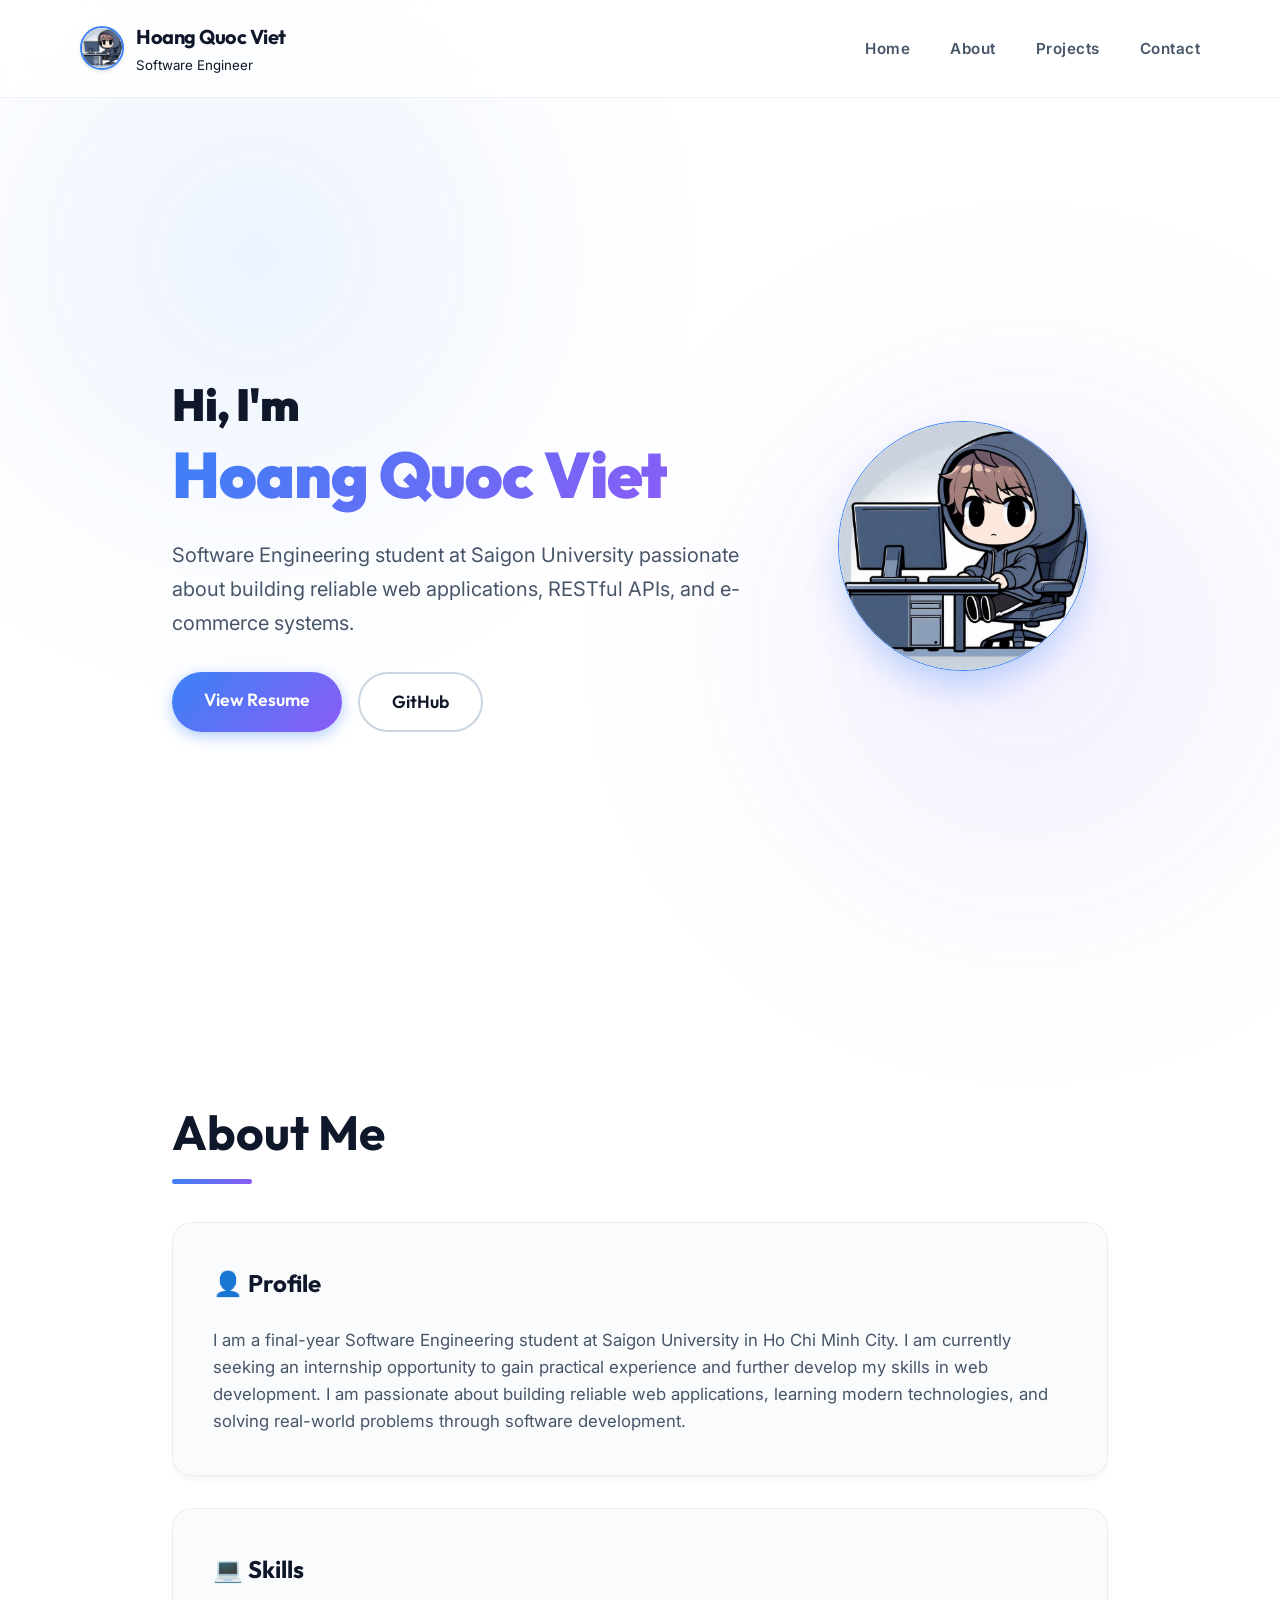
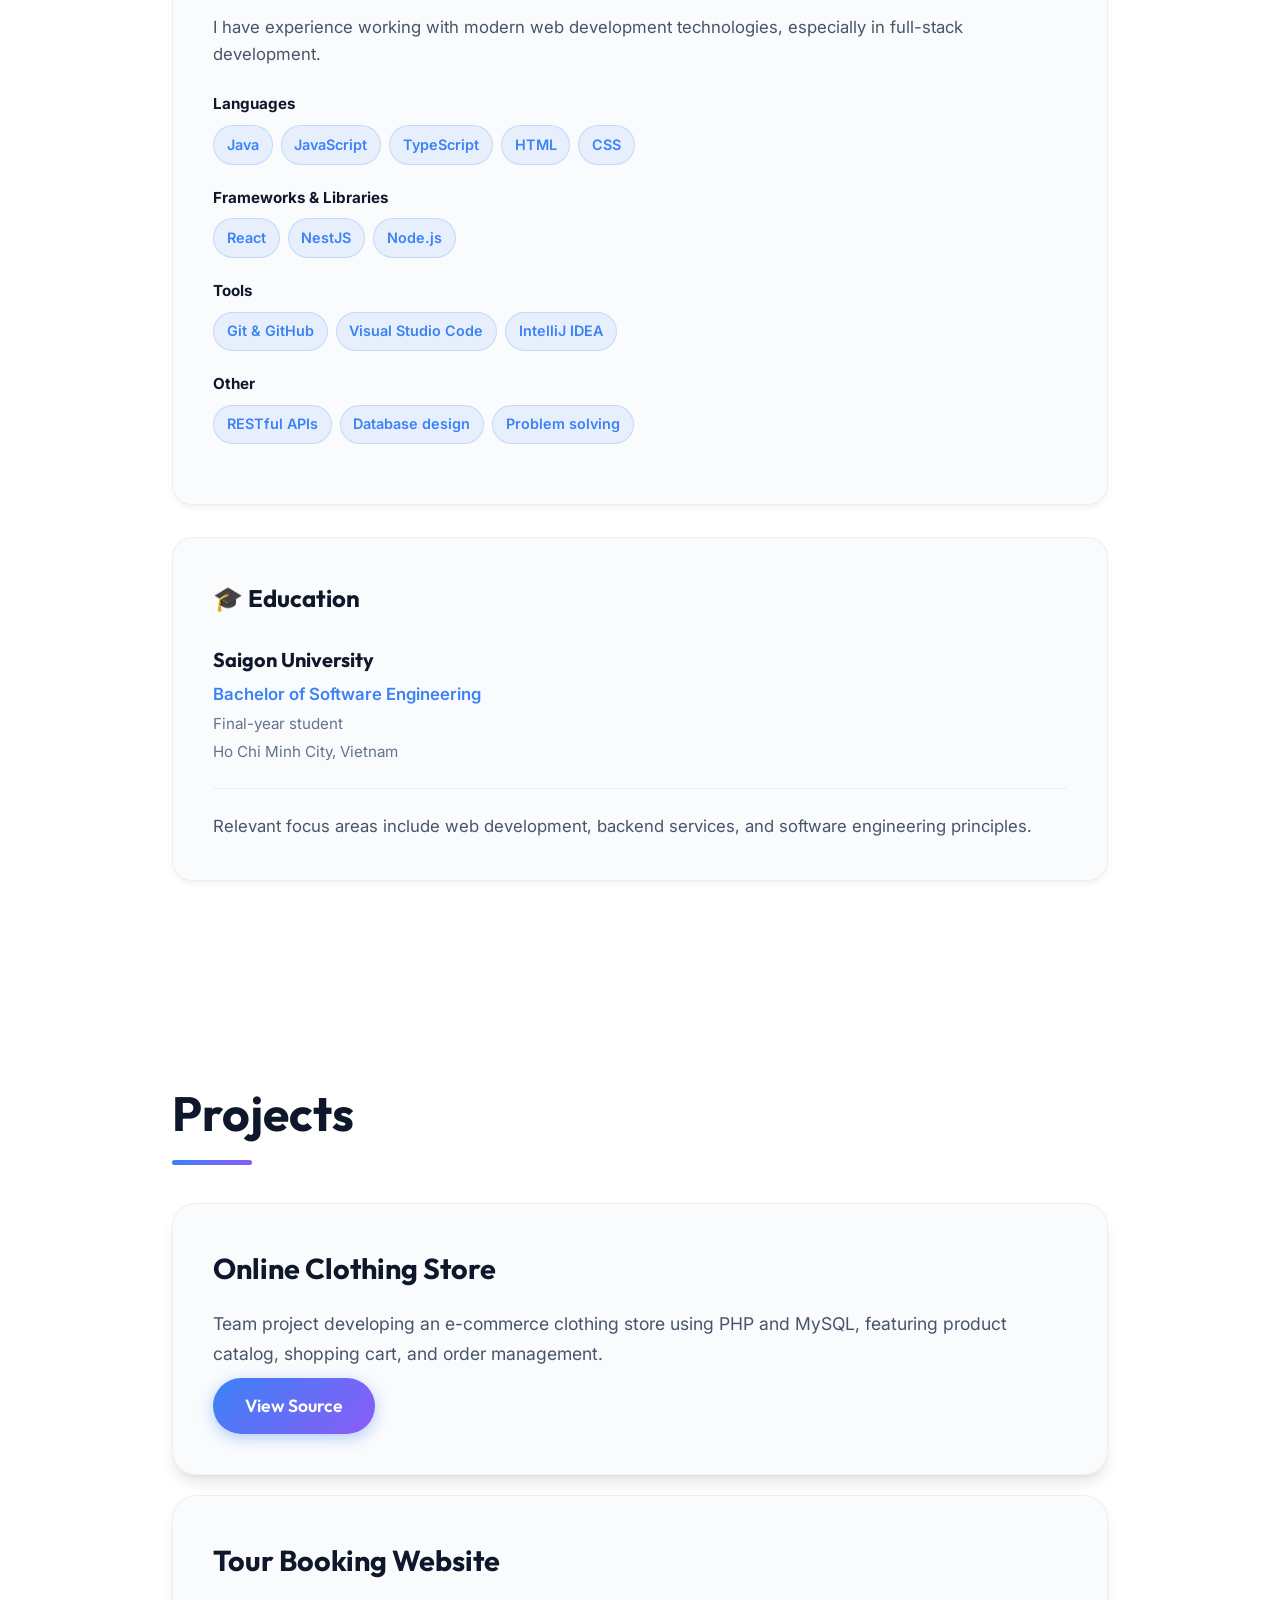
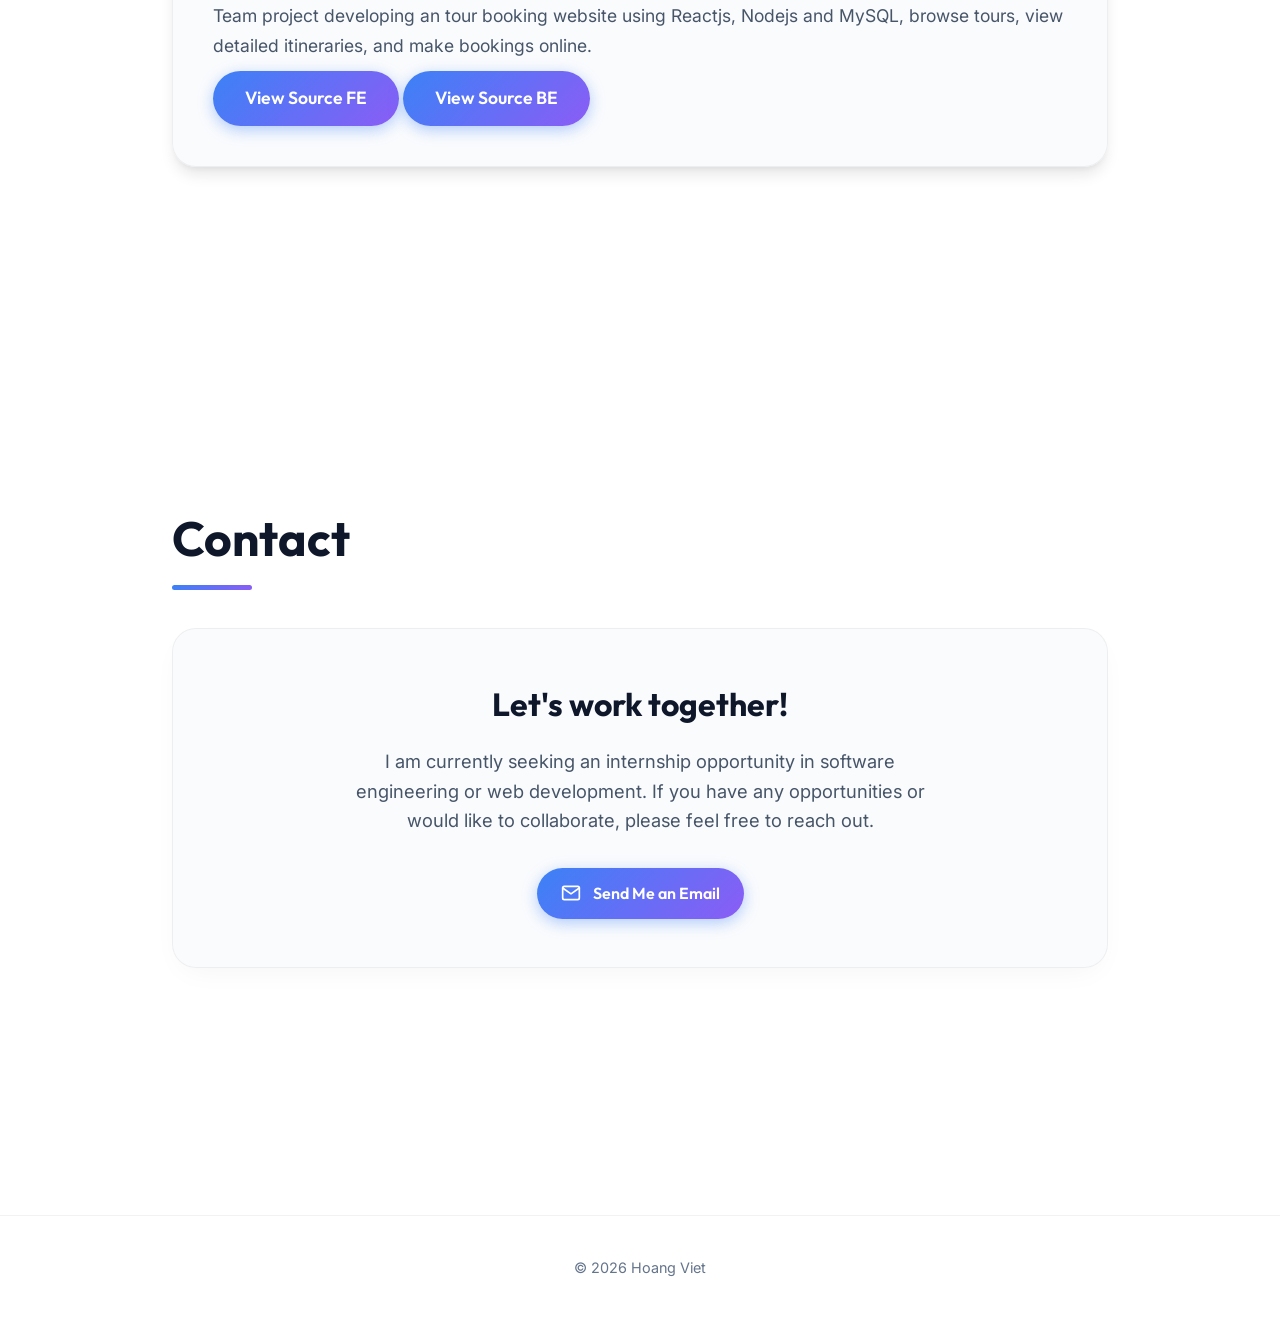
<file: index.html>
<!doctype html>
<html lang="en">
  <head>
    <meta charset="UTF-8" />

    <meta name="viewport" content="width=device-width, initial-scale=1.0" />

    <title>Hoang Viet - Fullstack Developer Portfolio</title>

    <meta
      name="description"
      content="Portfolio of Hoang Viet - Fullstack Developer specializing in Java Spring Boot and React."
    />

    <meta
      name="keywords"
      content="portfolio, fullstack developer, spring boot, react developer"
    />

    <meta name="author" content="Hoang Viet" />

    <link rel="canonical" href="https://yourdomain.com" />
    <link rel="stylesheet" href="style.css" />
  </head>

  <body>
    <header>
      <nav>
        <div class="nav-brand">
          <img src="avatar.jpg" alt="avatar" class="nav-avatar" />
          <div class="nav-info">
            <span class="nav-name">Hoang Quoc Viet</span>
            <small> Software Engineer </small>
          </div>
        </div>
        <ul>
          <li><a href="#home">Home</a></li>
          <li><a href="#about">About</a></li>
          <li><a href="#projects">Projects</a></li>
          <li><a href="#contact">Contact</a></li>
        </ul>
      </nav>
    </header>

    <main>
      <section id="home">
        <div class="home-content">
          <h1>
            <span class="greeting">Hi, I'm</span><br />
            <span class="name-gradient">Hoang Quoc Viet</span>
          </h1>

          <p>
            Software Engineering student at Saigon University passionate about
            building reliable web applications, RESTful APIs, and e-commerce
            systems.
          </p>

          <div class="home-actions">
            <a href="CV.pdf" class="btn btn-primary">View Resume</a>
            <a
              href="https://github.com/HoangViet158"
              target="_blank"
              rel="noopener noreferrer"
              class="btn btn-secondary"
              >GitHub</a
            >
          </div>
        </div>

        <div class="home-image">
          <img src="avatar.jpg" alt="Hoàng Quốc Việt avatar" />
        </div>
      </section>

      <section id="about">
        <h2>About Me</h2>

        <div class="about-grid">
          <div class="about-card bio">
            <h3>&#128100; Profile</h3>
            <p>
              I am a final-year Software Engineering student at Saigon
              University in Ho Chi Minh City. I am currently seeking an
              internship opportunity to gain practical experience and further
              develop my skills in web development. I am passionate about
              building reliable web applications, learning modern technologies,
              and solving real-world problems through software development.
            </p>
          </div>

          <div class="about-card skills">
            <h3>&#128187; Skills</h3>
            <p class="skills-intro">
              I have experience working with modern web development
              technologies, especially in full-stack development.
            </p>

            <div class="skills-category">
              <strong>Languages</strong>
              <div class="skill-tags">
                <span>Java</span>
                <span>JavaScript</span>
                <span>TypeScript</span>
                <span>HTML</span>
                <span>CSS</span>
              </div>
            </div>

            <div class="skills-category">
              <strong>Frameworks & Libraries</strong>
              <div class="skill-tags">
                <span>React</span>
                <span>NestJS</span>
                <span>Node.js</span>
              </div>
            </div>

            <div class="skills-category">
              <strong>Tools</strong>
              <div class="skill-tags">
                <span>Git & GitHub</span>
                <span>Visual Studio Code</span>
                <span>IntelliJ IDEA</span>
              </div>
            </div>

            <div class="skills-category">
              <strong>Other</strong>
              <div class="skill-tags">
                <span>RESTful APIs</span>
                <span>Database design</span>
                <span>Problem solving</span>
              </div>
            </div>
          </div>

          <div class="about-card education">
            <h3>&#127891; Education</h3>
            <div class="edu-item">
              <h4>Saigon University</h4>
              <p class="degree">Bachelor of Software Engineering</p>
              <p class="status">Final-year student</p>
              <p class="location">Ho Chi Minh City, Vietnam</p>
            </div>
            <p class="edu-desc">
              Relevant focus areas include web development, backend services,
              and software engineering principles.
            </p>
          </div>
        </div>
      </section>

      <section id="projects">
        <h2>Projects</h2>
        <article>
          <h3>Online Clothing Store</h3>
          <p>
            Team project developing an e-commerce clothing store using PHP and
            MySQL, featuring product catalog, shopping cart, and order
            management.
          </p>
          <a
            href="https://github.com/HoangViet158/Shopquanao"
            class="btn btn-primary"
            style="margin-top: 10px"
          >
            View Source
          </a>
        </article>
        <article>
          <h3>Tour Booking Website</h3>
          <p>
            Team project developing an tour booking website using Reactjs,
            Nodejs and MySQL, browse tours, view detailed itineraries, and make
            bookings online.
          </p>
          <a
            href="https://github.com/HoangViet158/ManagerBookingTour"
            class="btn btn-primary"
            style="margin-top: 10px"
          >
            View Source FE
          </a>
          <a
            href="https://github.com/kvan185/demo_Software_Project_Manager/tree/main/BE"
            class="btn btn-primary"
            style="margin-top: 10px"
          >
            View Source BE
          </a>
        </article>
      </section>

      <section id="contact">
        <h2>Contact</h2>

        <div class="contact-card">
          <div class="contact-info">
            <h3>Let's work together!</h3>
            <p>
              I am currently seeking an internship opportunity in software
              engineering or web development. If you have any opportunities or
              would like to collaborate, please feel free to reach out.
            </p>
          </div>
          <a
            href="https://mail.google.com/mail/?view=cm&fs=1&to=hoangviet15804@gmail.com"
            class="btn btn-primary contact-email-btn"
          >
            <svg
              xmlns="http://www.w3.org/2000/svg"
              width="24"
              height="24"
              viewBox="0 0 24 24"
              fill="none"
              stroke="currentColor"
              stroke-width="2"
              stroke-linecap="round"
              stroke-linejoin="round"
            >
              <path
                d="M4 4h16c1.1 0 2 .9 2 2v12c0 1.1-.9 2-2 2H4c-1.1 0-2-.9-2-2V6c0-1.1.9-2 2-2z"
              ></path>
              <polyline points="22,6 12,13 2,6"></polyline>
            </svg>
            Send Me an Email
          </a>
        </div>
      </section>
    </main>

    <footer>
      <p>© 2026 Hoang Viet</p>
    </footer>
  </body>
</html>
</file>
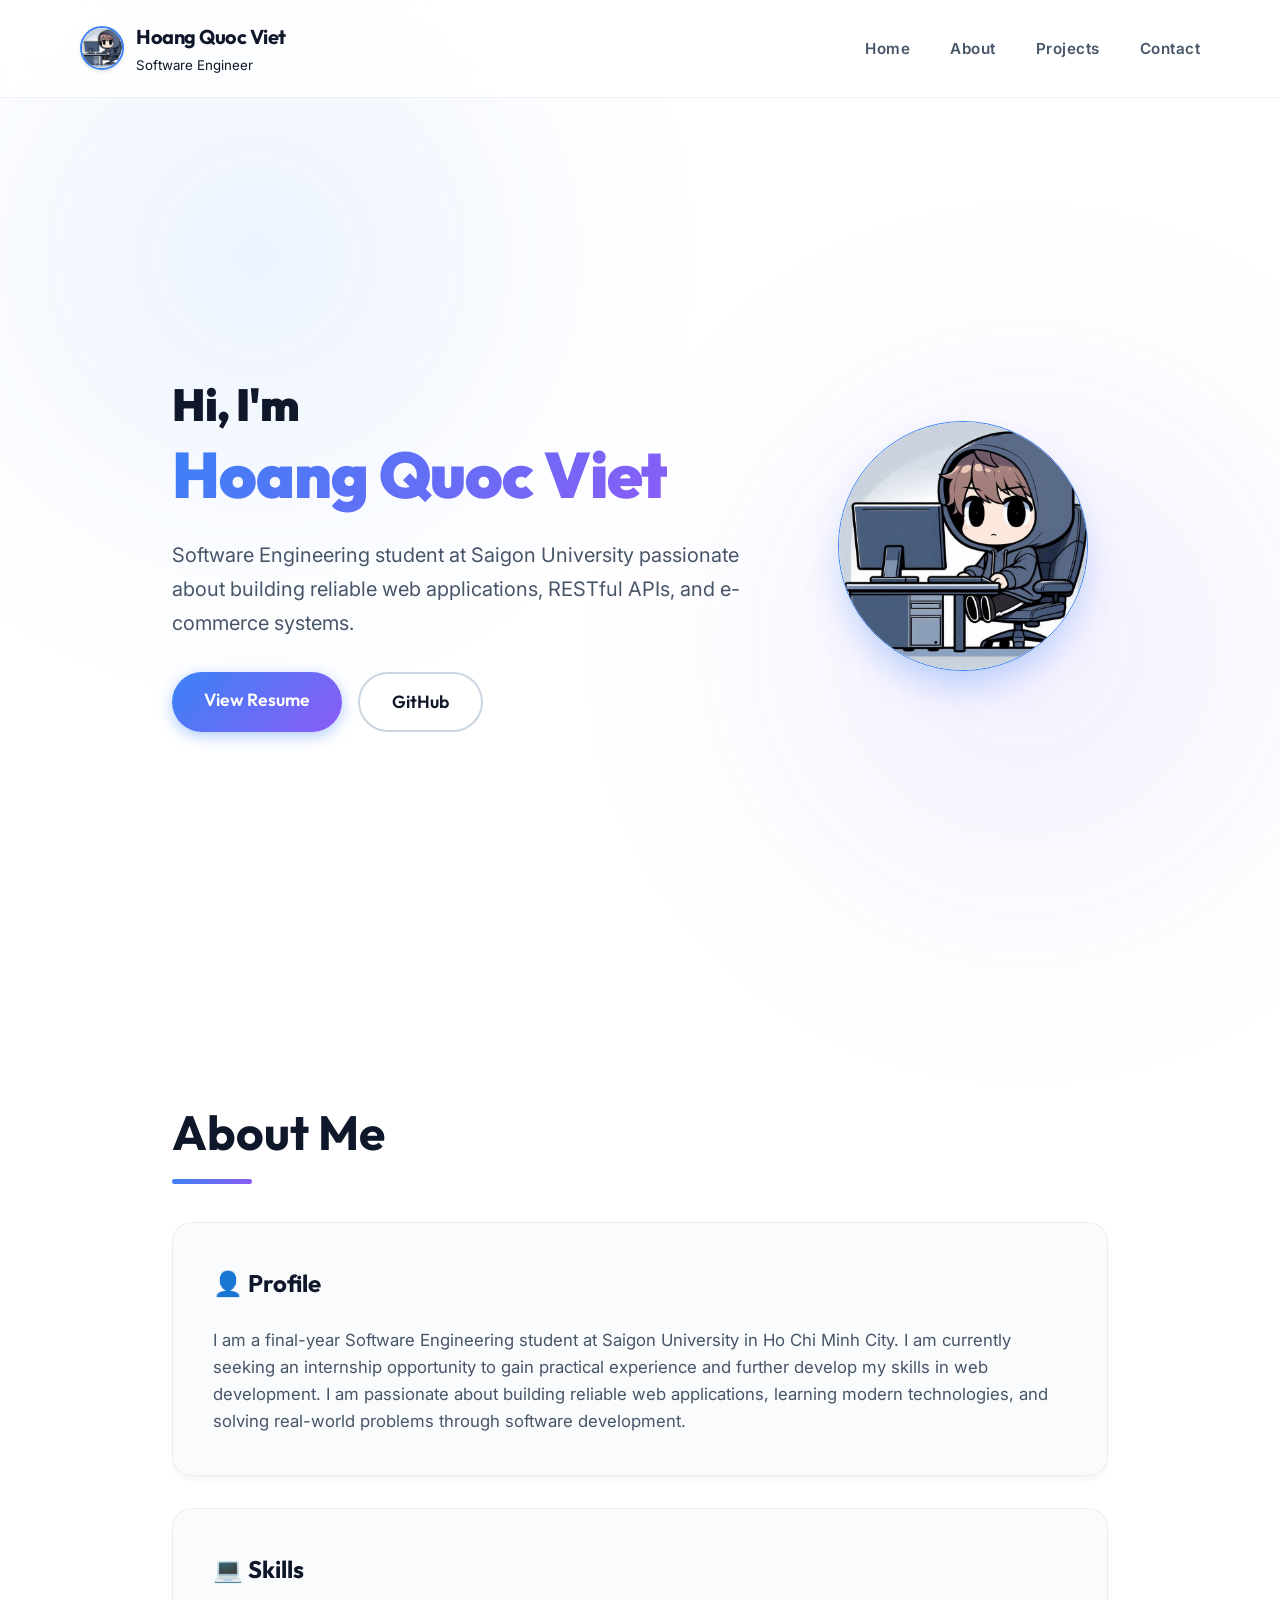
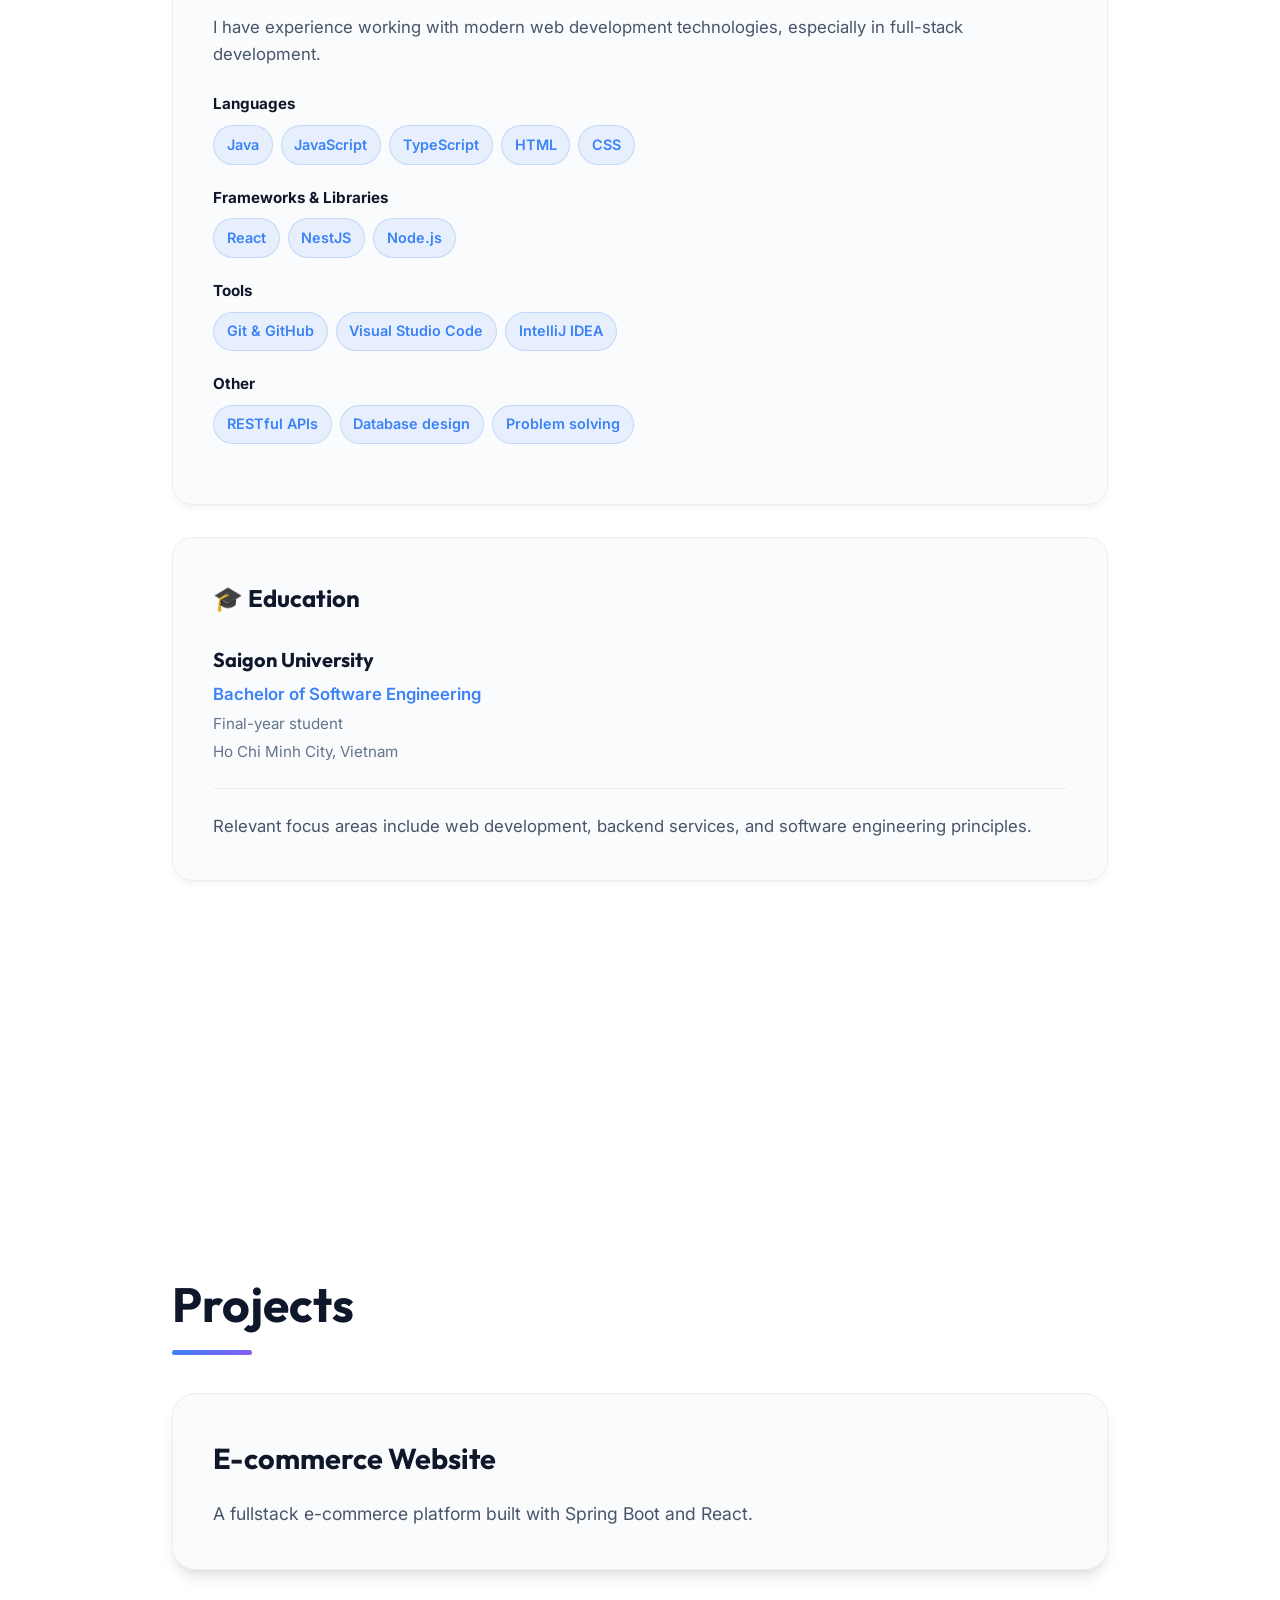
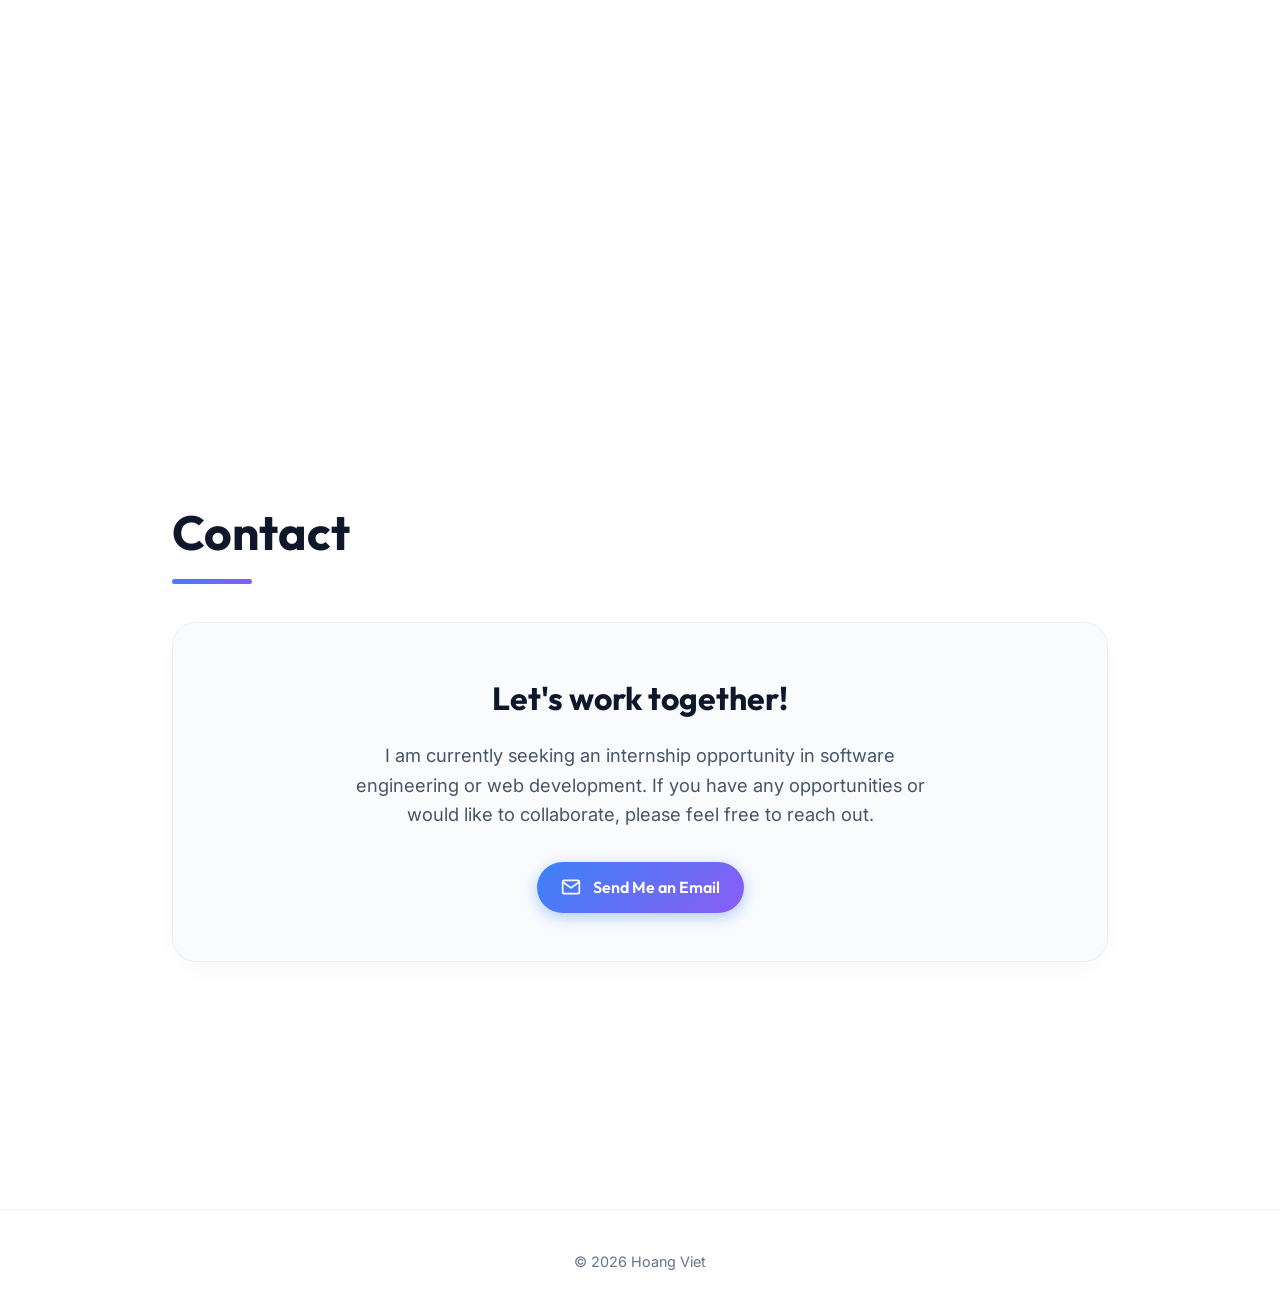
<file: main.html>
<!doctype html>
<html lang="en">
  <head>
    <meta charset="UTF-8" />

    <meta name="viewport" content="width=device-width, initial-scale=1.0" />

    <title>Hoang Viet - Fullstack Developer Portfolio</title>

    <meta
      name="description"
      content="Portfolio of Hoang Viet - Fullstack Developer specializing in Java Spring Boot and React."
    />

    <meta
      name="keywords"
      content="portfolio, fullstack developer, spring boot, react developer"
    />

    <meta name="author" content="Hoang Viet" />

    <link rel="canonical" href="https://yourdomain.com" />
    <link rel="stylesheet" href="style.css" />
  </head>

  <body>
    <header>
      <nav>
        <div class="nav-brand">
          <img src="avatar.jpg" alt="avatar" class="nav-avatar" />
          <div class="nav-info">
            <span class="nav-name">Hoang Quoc Viet</span>
            <small> Software Engineer </small>
          </div>
        </div>
        <ul>
          <li><a href="#home">Home</a></li>
          <li><a href="#about">About</a></li>
          <li><a href="#projects">Projects</a></li>
          <li><a href="#contact">Contact</a></li>
        </ul>
      </nav>
    </header>

    <main>
      <section id="home">
        <div class="home-content">
          <h1>
            <span class="greeting">Hi, I'm</span><br />
            <span class="name-gradient">Hoang Quoc Viet</span>
          </h1>

          <p>
            Software Engineering student at Saigon University passionate about
            building reliable web applications, RESTful APIs, and e-commerce
            systems.
          </p>

          <div class="home-actions">
            <a href="#" class="btn btn-primary">View Resume</a>
            <a
              href="https://github.com/yourusername"
              target="_blank"
              rel="noopener noreferrer"
              class="btn btn-secondary"
              >GitHub</a
            >
          </div>
        </div>

        <div class="home-image">
          <img src="avatar.jpg" alt="Hoàng Quốc Việt avatar" />
        </div>
      </section>

      <section id="about">
        <h2>About Me</h2>

        <div class="about-grid">
          <div class="about-card bio">
            <h3>&#128100; Profile</h3>
            <p>
              I am a final-year Software Engineering student at Saigon
              University in Ho Chi Minh City. I am currently seeking an
              internship opportunity to gain practical experience and further
              develop my skills in web development. I am passionate about
              building reliable web applications, learning modern technologies,
              and solving real-world problems through software development.
            </p>
          </div>

          <div class="about-card skills">
            <h3>&#128187; Skills</h3>
            <p class="skills-intro">
              I have experience working with modern web development
              technologies, especially in full-stack development.
            </p>

            <div class="skills-category">
              <strong>Languages</strong>
              <div class="skill-tags">
                <span>Java</span>
                <span>JavaScript</span>
                <span>TypeScript</span>
                <span>HTML</span>
                <span>CSS</span>
              </div>
            </div>

            <div class="skills-category">
              <strong>Frameworks & Libraries</strong>
              <div class="skill-tags">
                <span>React</span>
                <span>NestJS</span>
                <span>Node.js</span>
              </div>
            </div>

            <div class="skills-category">
              <strong>Tools</strong>
              <div class="skill-tags">
                <span>Git & GitHub</span>
                <span>Visual Studio Code</span>
                <span>IntelliJ IDEA</span>
              </div>
            </div>

            <div class="skills-category">
              <strong>Other</strong>
              <div class="skill-tags">
                <span>RESTful APIs</span>
                <span>Database design</span>
                <span>Problem solving</span>
              </div>
            </div>
          </div>

          <div class="about-card education">
            <h3>&#127891; Education</h3>
            <div class="edu-item">
              <h4>Saigon University</h4>
              <p class="degree">Bachelor of Software Engineering</p>
              <p class="status">Final-year student</p>
              <p class="location">Ho Chi Minh City, Vietnam</p>
            </div>
            <p class="edu-desc">
              Relevant focus areas include web development, backend services,
              and software engineering principles.
            </p>
          </div>
        </div>
      </section>

      <section id="projects">
        <h2>Projects</h2>

        <article>
          <h3>E-commerce Website</h3>

          <p>
            A fullstack e-commerce platform built with Spring Boot and React.
          </p>
        </article>
      </section>

      <section id="contact">
        <h2>Contact</h2>

        <div class="contact-card">
          <div class="contact-info">
            <h3>Let's work together!</h3>
            <p>
              I am currently seeking an internship opportunity in software
              engineering or web development. If you have any opportunities or
              would like to collaborate, please feel free to reach out.
            </p>
          </div>
          <a
            href="https://mail.google.com/mail/?view=cm&fs=1&to=hoangviet15804@gmail.com"
            class="btn btn-primary contact-email-btn"
          >
            <svg
              xmlns="http://www.w3.org/2000/svg"
              width="24"
              height="24"
              viewBox="0 0 24 24"
              fill="none"
              stroke="currentColor"
              stroke-width="2"
              stroke-linecap="round"
              stroke-linejoin="round"
            >
              <path
                d="M4 4h16c1.1 0 2 .9 2 2v12c0 1.1-.9 2-2 2H4c-1.1 0-2-.9-2-2V6c0-1.1.9-2 2-2z"
              ></path>
              <polyline points="22,6 12,13 2,6"></polyline>
            </svg>
            Send Me an Email
          </a>
        </div>
      </section>
    </main>

    <footer>
      <p>© 2026 Hoang Viet</p>
    </footer>
  </body>
</html>
</file>
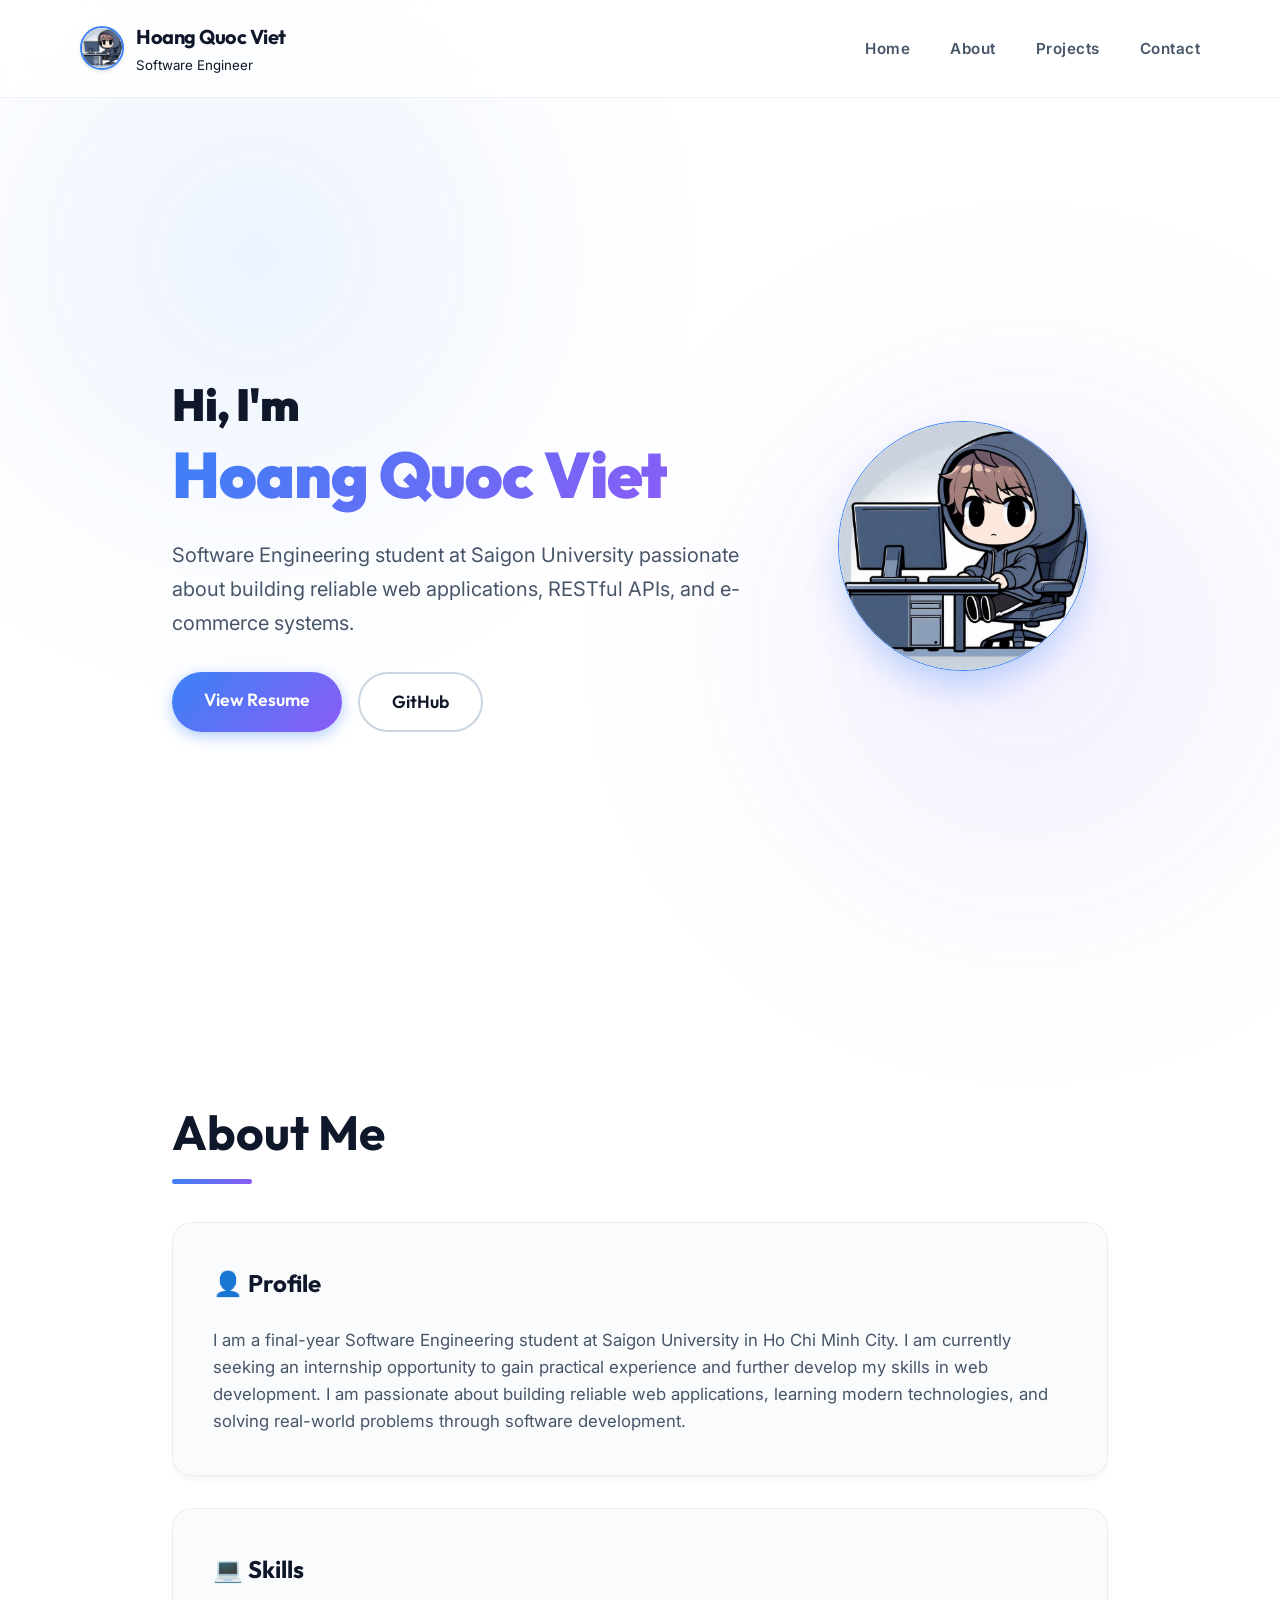
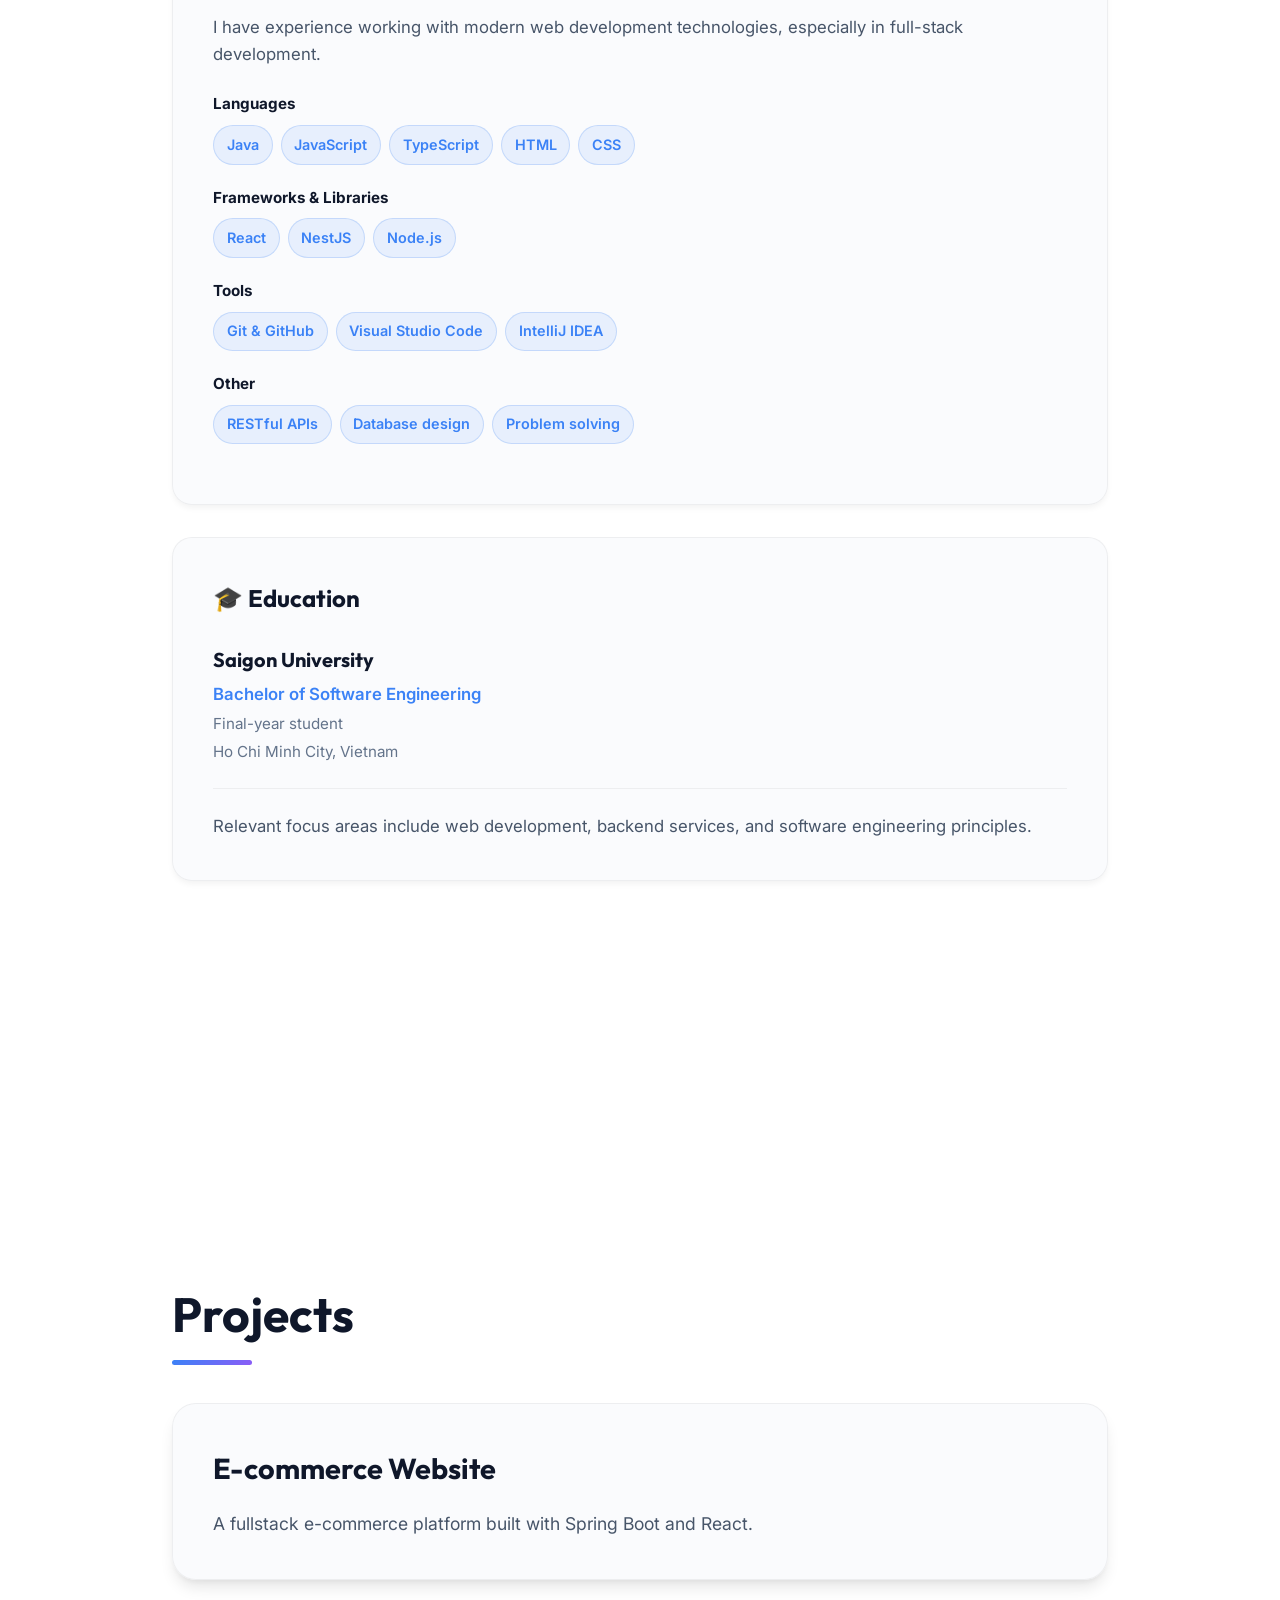
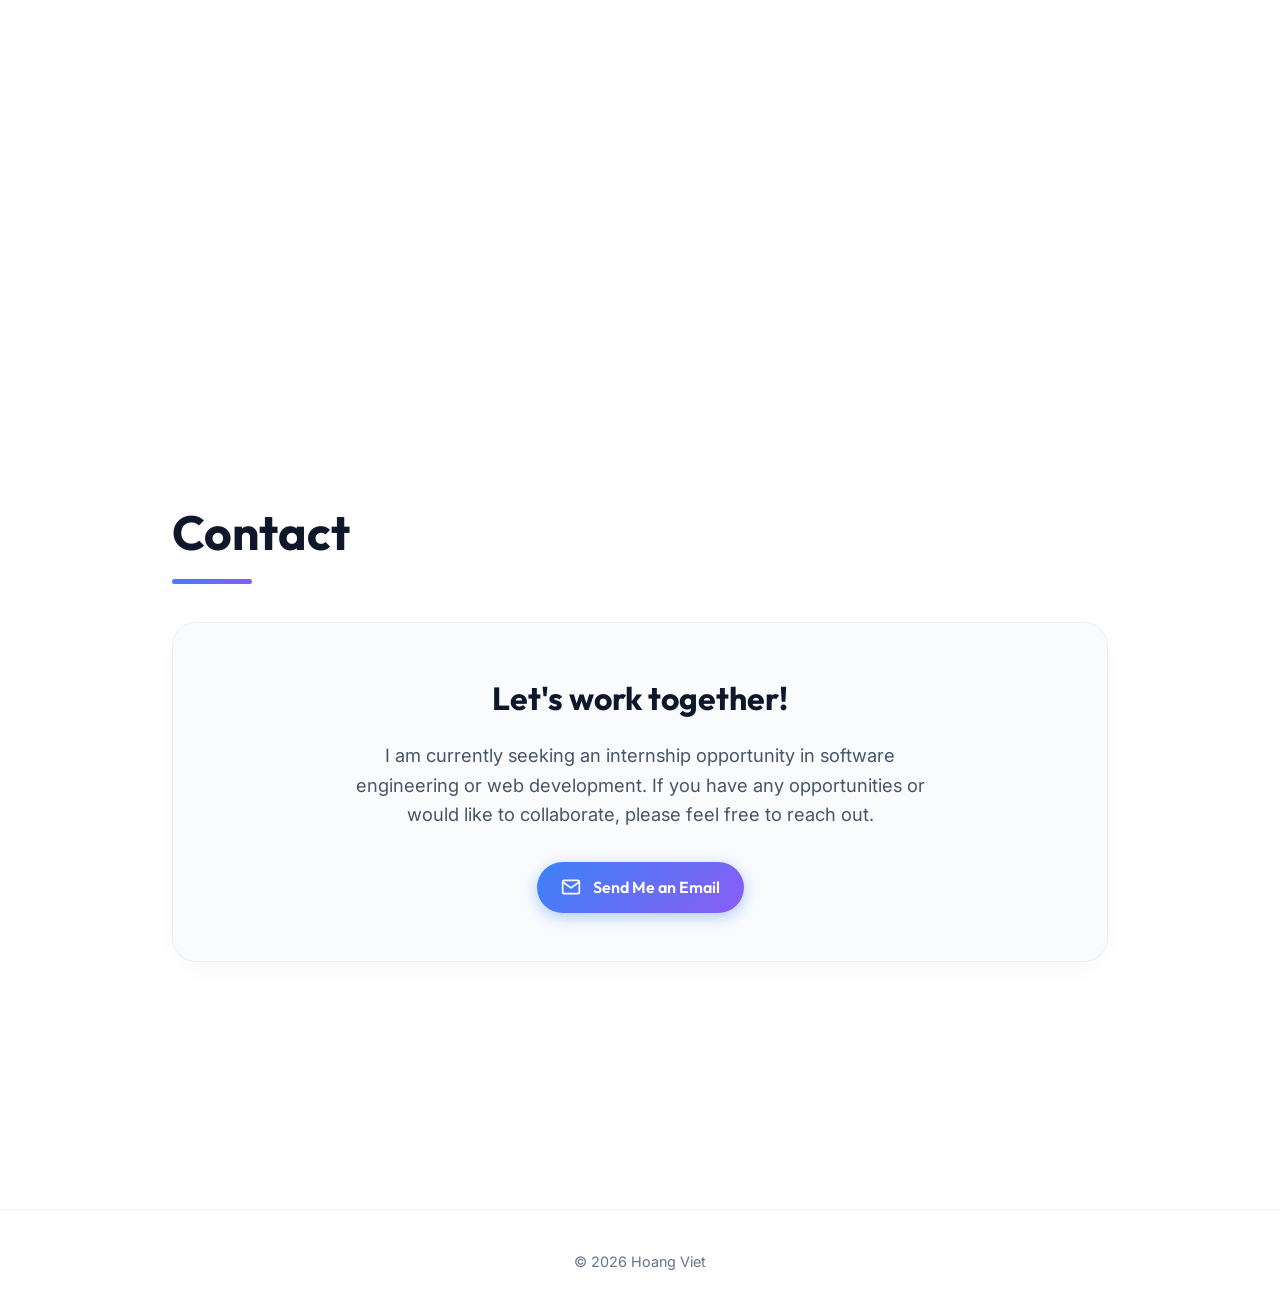
<file: src/main.html>
<!doctype html>
<html lang="en">
  <head>
    <meta charset="UTF-8" />

    <meta name="viewport" content="width=device-width, initial-scale=1.0" />

    <title>Hoang Viet - Fullstack Developer Portfolio</title>

    <meta
      name="description"
      content="Portfolio of Hoang Viet - Fullstack Developer specializing in Java Spring Boot and React."
    />

    <meta
      name="keywords"
      content="portfolio, fullstack developer, spring boot, react developer"
    />

    <meta name="author" content="Hoang Viet" />

    <link rel="canonical" href="https://yourdomain.com" />
    <link rel="stylesheet" href="style.css" />
  </head>

  <body>
    <header>
      <nav>
        <div class="nav-brand">
          <img src="../public/avatar.jpg" alt="avatar" class="nav-avatar" />
          <div class="nav-info">
            <span class="nav-name">Hoang Quoc Viet</span>
            <small> Software Engineer </small>
          </div>
        </div>
        <ul>
          <li><a href="#home">Home</a></li>
          <li><a href="#about">About</a></li>
          <li><a href="#projects">Projects</a></li>
          <li><a href="#contact">Contact</a></li>
        </ul>
      </nav>
    </header>

    <main>
      <section id="home">
        <div class="home-content">
          <h1>
            <span class="greeting">Hi, I'm</span><br />
            <span class="name-gradient">Hoang Quoc Viet</span>
          </h1>

          <p>
            Software Engineering student at Saigon University passionate about
            building reliable web applications, RESTful APIs, and e-commerce
            systems.
          </p>

          <div class="home-actions">
            <a href="#" class="btn btn-primary">View Resume</a>
            <a
              href="https://github.com/yourusername"
              target="_blank"
              rel="noopener noreferrer"
              class="btn btn-secondary"
              >GitHub</a
            >
          </div>
        </div>

        <div class="home-image">
          <img src="../public/avatar.jpg" alt="Hoàng Quốc Việt avatar" />
        </div>
      </section>

      <section id="about">
        <h2>About Me</h2>

        <div class="about-grid">
          <div class="about-card bio">
            <h3>&#128100; Profile</h3>
            <p>
              I am a final-year Software Engineering student at Saigon
              University in Ho Chi Minh City. I am currently seeking an
              internship opportunity to gain practical experience and further
              develop my skills in web development. I am passionate about
              building reliable web applications, learning modern technologies,
              and solving real-world problems through software development.
            </p>
          </div>

          <div class="about-card skills">
            <h3>&#128187; Skills</h3>
            <p class="skills-intro">
              I have experience working with modern web development
              technologies, especially in full-stack development.
            </p>

            <div class="skills-category">
              <strong>Languages</strong>
              <div class="skill-tags">
                <span>Java</span>
                <span>JavaScript</span>
                <span>TypeScript</span>
                <span>HTML</span>
                <span>CSS</span>
              </div>
            </div>

            <div class="skills-category">
              <strong>Frameworks & Libraries</strong>
              <div class="skill-tags">
                <span>React</span>
                <span>NestJS</span>
                <span>Node.js</span>
              </div>
            </div>

            <div class="skills-category">
              <strong>Tools</strong>
              <div class="skill-tags">
                <span>Git & GitHub</span>
                <span>Visual Studio Code</span>
                <span>IntelliJ IDEA</span>
              </div>
            </div>

            <div class="skills-category">
              <strong>Other</strong>
              <div class="skill-tags">
                <span>RESTful APIs</span>
                <span>Database design</span>
                <span>Problem solving</span>
              </div>
            </div>
          </div>

          <div class="about-card education">
            <h3>&#127891; Education</h3>
            <div class="edu-item">
              <h4>Saigon University</h4>
              <p class="degree">Bachelor of Software Engineering</p>
              <p class="status">Final-year student</p>
              <p class="location">Ho Chi Minh City, Vietnam</p>
            </div>
            <p class="edu-desc">
              Relevant focus areas include web development, backend services,
              and software engineering principles.
            </p>
          </div>
        </div>
      </section>

      <section id="projects">
        <h2>Projects</h2>

        <article>
          <h3>E-commerce Website</h3>

          <p>
            A fullstack e-commerce platform built with Spring Boot and React.
          </p>
        </article>
      </section>

      <section id="contact">
        <h2>Contact</h2>

        <div class="contact-card">
          <div class="contact-info">
            <h3>Let's work together!</h3>
            <p>
              I am currently seeking an internship opportunity in software
              engineering or web development. If you have any opportunities or
              would like to collaborate, please feel free to reach out.
            </p>
          </div>
          <a
            href="https://mail.google.com/mail/?view=cm&fs=1&to=hoangviet15804@gmail.com"
            class="btn btn-primary contact-email-btn"
          >
            <svg
              xmlns="http://www.w3.org/2000/svg"
              width="24"
              height="24"
              viewBox="0 0 24 24"
              fill="none"
              stroke="currentColor"
              stroke-width="2"
              stroke-linecap="round"
              stroke-linejoin="round"
            >
              <path
                d="M4 4h16c1.1 0 2 .9 2 2v12c0 1.1-.9 2-2 2H4c-1.1 0-2-.9-2-2V6c0-1.1.9-2 2-2z"
              ></path>
              <polyline points="22,6 12,13 2,6"></polyline>
            </svg>
            Send Me an Email
          </a>
        </div>
      </section>
    </main>

    <footer>
      <p>© 2026 Hoang Viet</p>
    </footer>
  </body>
</html>
</file>
<file: style.css>
@import url("https://fonts.googleapis.com/css2?family=Inter:wght@300;400;600;700&family=Outfit:wght@400;700;900&display=swap");

:root {
  --bg-color: #ffffff;
  --text-color: #0f172a;
  --accent-color: #3b82f6;
  --secondary-accent: #8b5cf6;
  --surface-color: rgba(248, 250, 252, 0.7);
  --border-color: rgba(0, 0, 0, 0.05);
  --gradient: linear-gradient(
    135deg,
    var(--accent-color),
    var(--secondary-accent)
  );
}

* {
  margin: 0;
  padding: 0;
  box-sizing: border-box;
}

html {
  scroll-behavior: smooth;
  scroll-padding-top: 5.5rem; /* Offset for fixed header */
}

body {
  font-family: "Inter", sans-serif;
  background-color: var(--bg-color);
  color: var(--text-color);
  line-height: 1.7;
  overflow-x: hidden;
  position: relative;
}

/* Background animated gradients */
body::before,
body::after {
  content: "";
  position: fixed;
  width: 60vw;
  height: 60vw;
  border-radius: 50%;
  z-index: -1;
  filter: blur(100px);
  opacity: 0.4;
  animation: float 20s infinite alternate linear;
}

body::before {
  top: -10vw;
  left: -10vw;
  background: radial-gradient(
    circle,
    rgba(59, 130, 246, 0.3) 0%,
    rgba(255, 255, 255, 0) 70%
  );
}

body::after {
  bottom: -10vw;
  right: -10vw;
  background: radial-gradient(
    circle,
    rgba(139, 92, 246, 0.3) 0%,
    rgba(255, 255, 255, 0) 70%
  );
  animation-duration: 25s;
  animation-direction: alternate-reverse;
}

h1,
h2,
h3,
h4 {
  font-family:
    "Outfit",
    Times New Roman;
  font-weight: 700;
}

/* Header & Nav */
header {
  position: fixed;
  top: 0;
  width: 100%;
  padding: 1.25rem 2rem;
  background: rgba(255, 255, 255, 0.8);
  backdrop-filter: blur(16px);
  -webkit-backdrop-filter: blur(16px);
  border-bottom: 1px solid var(--border-color);
  z-index: 1000;
  transition: all 0.3s ease;
}

nav {
  display: flex;
  justify-content: space-between;
  align-items: center;
  width: 100%;
  padding: 0 3rem;
}

.nav-brand {
  display: flex;
  align-items: center;
  gap: 0.75rem;
}

.nav-avatar {
  width: 44px;
  height: 44px;
  border-radius: 50%;
  object-fit: cover;
  border: 2px solid var(--accent-color);
  box-shadow: 0 2px 4px rgba(0, 0, 0, 0.1);
  transition: transform 0.3s ease;
}

.nav-brand:hover .nav-avatar {
  transform: scale(1.05);
}

.nav-name {
  font-family: "Outfit", sans-serif;
  font-weight: 700;
  font-size: 1.25rem;
  color: var(--text-color);
  letter-spacing: -0.5px;
}

.nav-info {
  display: flex;
  flex-direction: column;
}

nav ul {
  display: flex;
  justify-content: flex-end;
  gap: 2.5rem;
  list-style: none;
}

nav a {
  text-decoration: none;
  color: #475569;
  font-weight: 600;
  font-size: 0.95rem;
  position: relative;
  transition: color 0.3s ease;
  letter-spacing: 0.5px;
}

nav a::after {
  content: "";
  position: absolute;
  width: 0;
  height: 2px;
  bottom: -6px;
  left: 50%;
  transform: translateX(-50%);
  background: var(--gradient);
  transition: width 0.3s ease;
  border-radius: 2px;
}

nav a:hover {
  color: var(--text-color);
}

nav a:hover::after {
  width: 100%;
}

/* Main Content */
main {
  padding-top: 6rem;
  display: flex;
  flex-direction: column;
  align-items: center;
}

section {
  width: 100%;
  max-width: 1000px;
  min-height: 100vh;
  padding: 6rem 2rem;
  display: flex;
  flex-direction: column;
  justify-content: center;
  align-items: flex-start;
  opacity: 0;
  transform: translateY(30px);
  animation: fadeUp 1s forwards cubic-bezier(0.16, 1, 0.3, 1);
}

section:nth-child(1) {
  animation-delay: 0.1s;
}
section:nth-child(2) {
  animation-delay: 0.3s;
}
section:nth-child(3) {
  animation-delay: 0.5s;
}
section:nth-child(4) {
  animation-delay: 0.7s;
}

/* Home Section */
#home {
  flex-direction: row;
  align-items: center;
  justify-content: space-between;
  text-align: left;
  gap: 4rem;
}

.home-content {
  flex: 2;
}

.home-image {
  flex: 1;
  display: flex;
  justify-content: center;
}

.home-image img {
  width: 70%;
  min-width: 250px;
  aspect-ratio: 1 / 1;
  object-fit: cover;
  border-radius: 50%;
  box-shadow: 0 20px 40px -10px rgba(59, 130, 246, 0.4);
  border: 1px solid var(--accent-color);
}

#home h1 {
  font-size: 4rem;
  font-weight: 900;
  margin-bottom: 1.5rem;
  line-height: 1.2;
  letter-spacing: -1px;
}

.greeting {
  color: #0f172a;
  font-size: 2.8rem;
}

.name-gradient {
  background: var(--gradient);
  -webkit-background-clip: text;
  background-clip: text;
  -webkit-text-fill-color: transparent;
  display: inline-block;
}

#home p {
  font-size: 1.25rem;
  color: #475569;
  max-width: 600px;
  margin: 0;
}

.home-actions {
  display: flex;
  gap: 1rem;
  margin-top: 2rem;
}

.btn {
  display: inline-block;
  padding: 0.8rem 2rem;
  font-family: "Outfit", sans-serif;
  font-weight: 600;
  font-size: 1.1rem;
  border-radius: 50px;
  text-decoration: none;
  transition: all 0.3s ease;
  cursor: pointer;
}

.btn-primary {
  background: var(--gradient);
  color: #ffffff;
  border: none;
  box-shadow: 0 4px 15px rgba(59, 130, 246, 0.4);
}

.btn-primary:hover {
  transform: translateY(-3px);
  box-shadow: 0 8px 25px rgba(59, 130, 246, 0.5);
}

.btn-secondary {
  background: transparent;
  color: #0f172a;
  border: 2px solid #cbd5e1;
}

.btn-secondary:hover {
  border-color: var(--accent-color);
  color: var(--accent-color);
  transform: translateY(-3px);
}

/* Section Headings */
section h2 {
  font-size: 3rem;
  margin-bottom: 3rem;
  position: relative;
  color: var(--text-color);
}

section h2::after {
  content: "";
  position: absolute;
  bottom: -10px;
  left: 0;
  width: 80px;
  height: 5px;
  background: var(--gradient);
  border-radius: 10px;
}

/* About Section Container */
.about-grid {
  display: flex;
  flex-direction: column;
  gap: 2rem;
  width: 100%;
}

.about-card {
  background: var(--surface-color);
  backdrop-filter: blur(12px);
  border: 1px solid var(--border-color);
  padding: 2.5rem;
  border-radius: 20px;
  box-shadow: 0 4px 6px -1px rgba(0, 0, 0, 0.05);
  transition:
    transform 0.3s ease,
    border-color 0.3s ease;
}

.about-card:hover {
  transform: translateY(-5px);
  border-color: rgba(139, 92, 246, 0.4);
}

.about-card h3 {
  font-size: 1.5rem;
  color: var(--text-color);
  margin-bottom: 1.5rem;
  display: flex;
  align-items: center;
  gap: 0.5rem;
}

.about-card p {
  font-size: 1.05rem;
  color: #475569;
  line-height: 1.6;
}

/* Skills Specific */
.skills-intro {
  margin-bottom: 1.5rem;
}

.skills-category {
  margin-bottom: 1.25rem;
}

.skills-category strong {
  display: block;
  font-size: 0.95rem;
  color: var(--text-color);
  margin-bottom: 0.5rem;
}

.skill-tags {
  display: flex;
  flex-wrap: wrap;
  gap: 0.5rem;
}

.skill-tags span {
  background: rgba(59, 130, 246, 0.1);
  color: var(--accent-color);
  padding: 0.4rem 0.8rem;
  border-radius: 50px;
  font-size: 0.9rem;
  font-weight: 600;
  border: 1px solid rgba(59, 130, 246, 0.2);
}

/* Education Specific */
.edu-item h4 {
  font-size: 1.25rem;
  color: var(--text-color);
  margin-bottom: 0.25rem;
}

.edu-item .degree {
  font-weight: 600;
  color: var(--accent-color);
  margin-bottom: 0.25rem;
}

.edu-item .status,
.edu-item .location {
  font-size: 0.95rem;
  color: #64748b;
  margin-bottom: 0.25rem;
}

.edu-desc {
  margin-top: 1.5rem;
  padding-top: 1.5rem;
  border-top: 1px solid var(--border-color);
}

/* Contact Section */
.contact-card {
  background: var(--surface-color);
  backdrop-filter: blur(12px);
  border: 1px solid var(--border-color);
  padding: 3rem;
  border-radius: 24px;
  width: 100%;
  display: flex;
  flex-direction: column;
  align-items: center;
  text-align: center;
  gap: 2rem;
  box-shadow: 0 10px 30px -10px rgba(0, 0, 0, 0.05);
  transition:
    transform 0.3s ease,
    box-shadow 0.3s ease;
}

.contact-card:hover {
  transform: translateY(-5px);
  box-shadow: 0 20px 40px -15px rgba(59, 130, 246, 0.15);
  border-color: rgba(139, 92, 246, 0.3);
}

.contact-info h3 {
  font-size: 2rem;
  color: var(--text-color);
  margin-bottom: 1rem;
}

.contact-info p {
  font-size: 1.15rem;
  color: #475569;
  max-width: 600px;
  margin: 0 auto;
  line-height: 1.6;
}

.contact-email-btn {
  display: inline-flex;
  align-items: center;
  gap: 0.75rem;
  padding: 0.75rem 1.5rem;
  font-size: 1rem;
  font-weight: 600;
  border-radius: 50px;
}

.contact-email-btn svg {
  width: 20px;
  height: 20px;
}
/* Projects Cards */
article {
  background: var(--surface-color);
  backdrop-filter: blur(12px);
  border: 1px solid var(--border-color);
  padding: 2.5rem;
  border-radius: 24px;
  transition: all 0.4s cubic-bezier(0.16, 1, 0.3, 1);
  width: 100%;
  position: relative;
  overflow: hidden;
  margin-bottom: 20px;
  box-shadow:
    0 10px 15px -3px rgba(0, 0, 0, 0.1),
    0 4px 6px -2px rgba(0, 0, 0, 0.05);
}

article::before {
  content: "";
  position: absolute;
  top: 0;
  left: 0;
  width: 100%;
  height: 4px;
  background: var(--gradient);
  transform: scaleX(0);
  transform-origin: left;
  transition: transform 0.4s ease;
}

article:hover {
  transform: translateY(-8px);
  box-shadow:
    0 20px 25px -5px rgba(0, 0, 0, 0.2),
    0 10px 10px -5px rgba(0, 0, 0, 0.1);
  border-color: rgba(59, 130, 246, 0.5);
}

article:hover::before {
  transform: scaleX(1);
}

article h3 {
  font-size: 1.8rem;
  color: var(--text-color);
  margin-bottom: 1rem;
}

article p {
  color: #475569;
  font-size: 1.1rem;
}

/* Footer */
footer {
  text-align: center;
  padding: 2.5rem;
  margin-top: 2rem;
  border-top: 1px solid var(--border-color);
  color: #64748b;
  font-size: 0.9rem;
}

/* Keyframes */
@keyframes fadeUp {
  from {
    opacity: 0;
    transform: translateY(40px);
  }
  to {
    opacity: 1;
    transform: translateY(0);
  }
}

@keyframes float {
  0% {
    transform: translate(0, 0);
  }
  50% {
    transform: translate(5%, 5%);
  }
  100% {
    transform: translate(-5%, -5%);
  }
}

/* Responsive */
@media (max-width: 768px) {
  #home {
    flex-direction: column-reverse;
    text-align: center;
    gap: 3rem;
  }

  .home-image img {
    max-width: 300px;
  }

  #home h1 {
    font-size: 3rem;
  }

  nav ul {
    gap: 1.5rem;
  }

  section {
    padding: 4rem 1.5rem;
    min-height: auto;
  }

  .contact-card {
    padding: 2rem;
  }
  .contact-info h3 {
    font-size: 1.5rem;
  }
}
</file>
<file: src/style.css>
@import url("https://fonts.googleapis.com/css2?family=Inter:wght@300;400;600;700&family=Outfit:wght@400;700;900&display=swap");

:root {
  --bg-color: #ffffff;
  --text-color: #0f172a;
  --accent-color: #3b82f6;
  --secondary-accent: #8b5cf6;
  --surface-color: rgba(248, 250, 252, 0.7);
  --border-color: rgba(0, 0, 0, 0.05);
  --gradient: linear-gradient(
    135deg,
    var(--accent-color),
    var(--secondary-accent)
  );
}

* {
  margin: 0;
  padding: 0;
  box-sizing: border-box;
}

html {
  scroll-behavior: smooth;
  scroll-padding-top: 5.5rem; /* Offset for fixed header */
}

body {
  font-family: "Inter", sans-serif;
  background-color: var(--bg-color);
  color: var(--text-color);
  line-height: 1.7;
  overflow-x: hidden;
  position: relative;
}

/* Background animated gradients */
body::before,
body::after {
  content: "";
  position: fixed;
  width: 60vw;
  height: 60vw;
  border-radius: 50%;
  z-index: -1;
  filter: blur(100px);
  opacity: 0.4;
  animation: float 20s infinite alternate linear;
}

body::before {
  top: -10vw;
  left: -10vw;
  background: radial-gradient(
    circle,
    rgba(59, 130, 246, 0.3) 0%,
    rgba(255, 255, 255, 0) 70%
  );
}

body::after {
  bottom: -10vw;
  right: -10vw;
  background: radial-gradient(
    circle,
    rgba(139, 92, 246, 0.3) 0%,
    rgba(255, 255, 255, 0) 70%
  );
  animation-duration: 25s;
  animation-direction: alternate-reverse;
}

h1,
h2,
h3,
h4 {
  font-family:
    "Outfit",
    Times New Roman;
  font-weight: 700;
}

/* Header & Nav */
header {
  position: fixed;
  top: 0;
  width: 100%;
  padding: 1.25rem 2rem;
  background: rgba(255, 255, 255, 0.8);
  backdrop-filter: blur(16px);
  -webkit-backdrop-filter: blur(16px);
  border-bottom: 1px solid var(--border-color);
  z-index: 1000;
  transition: all 0.3s ease;
}

nav {
  display: flex;
  justify-content: space-between;
  align-items: center;
  width: 100%;
  padding: 0 3rem;
}

.nav-brand {
  display: flex;
  align-items: center;
  gap: 0.75rem;
}

.nav-avatar {
  width: 44px;
  height: 44px;
  border-radius: 50%;
  object-fit: cover;
  border: 2px solid var(--accent-color);
  box-shadow: 0 2px 4px rgba(0, 0, 0, 0.1);
  transition: transform 0.3s ease;
}

.nav-brand:hover .nav-avatar {
  transform: scale(1.05);
}

.nav-name {
  font-family: "Outfit", sans-serif;
  font-weight: 700;
  font-size: 1.25rem;
  color: var(--text-color);
  letter-spacing: -0.5px;
}

.nav-info {
  display: flex;
  flex-direction: column;
}

nav ul {
  display: flex;
  justify-content: flex-end;
  gap: 2.5rem;
  list-style: none;
}

nav a {
  text-decoration: none;
  color: #475569;
  font-weight: 600;
  font-size: 0.95rem;
  position: relative;
  transition: color 0.3s ease;
  letter-spacing: 0.5px;
}

nav a::after {
  content: "";
  position: absolute;
  width: 0;
  height: 2px;
  bottom: -6px;
  left: 50%;
  transform: translateX(-50%);
  background: var(--gradient);
  transition: width 0.3s ease;
  border-radius: 2px;
}

nav a:hover {
  color: var(--text-color);
}

nav a:hover::after {
  width: 100%;
}

/* Main Content */
main {
  padding-top: 6rem;
  display: flex;
  flex-direction: column;
  align-items: center;
}

section {
  width: 100%;
  max-width: 1000px;
  min-height: 100vh;
  padding: 6rem 2rem;
  display: flex;
  flex-direction: column;
  justify-content: center;
  align-items: flex-start;
  opacity: 0;
  transform: translateY(30px);
  animation: fadeUp 1s forwards cubic-bezier(0.16, 1, 0.3, 1);
}

section:nth-child(1) {
  animation-delay: 0.1s;
}
section:nth-child(2) {
  animation-delay: 0.3s;
}
section:nth-child(3) {
  animation-delay: 0.5s;
}
section:nth-child(4) {
  animation-delay: 0.7s;
}

/* Home Section */
#home {
  flex-direction: row;
  align-items: center;
  justify-content: space-between;
  text-align: left;
  gap: 4rem;
}

.home-content {
  flex: 2;
}

.home-image {
  flex: 1;
  display: flex;
  justify-content: center;
}

.home-image img {
  width: 70%;
  min-width: 250px;
  aspect-ratio: 1 / 1;
  object-fit: cover;
  border-radius: 50%;
  box-shadow: 0 20px 40px -10px rgba(59, 130, 246, 0.4);
  border: 1px solid var(--accent-color);
}

#home h1 {
  font-size: 4rem;
  font-weight: 900;
  margin-bottom: 1.5rem;
  line-height: 1.2;
  letter-spacing: -1px;
}

.greeting {
  color: #0f172a;
  font-size: 2.8rem;
}

.name-gradient {
  background: var(--gradient);
  -webkit-background-clip: text;
  background-clip: text;
  -webkit-text-fill-color: transparent;
  display: inline-block;
}

#home p {
  font-size: 1.25rem;
  color: #475569;
  max-width: 600px;
  margin: 0;
}

.home-actions {
  display: flex;
  gap: 1rem;
  margin-top: 2rem;
}

.btn {
  display: inline-block;
  padding: 0.8rem 2rem;
  font-family: "Outfit", sans-serif;
  font-weight: 600;
  font-size: 1.1rem;
  border-radius: 50px;
  text-decoration: none;
  transition: all 0.3s ease;
  cursor: pointer;
}

.btn-primary {
  background: var(--gradient);
  color: #ffffff;
  border: none;
  box-shadow: 0 4px 15px rgba(59, 130, 246, 0.4);
}

.btn-primary:hover {
  transform: translateY(-3px);
  box-shadow: 0 8px 25px rgba(59, 130, 246, 0.5);
}

.btn-secondary {
  background: transparent;
  color: #0f172a;
  border: 2px solid #cbd5e1;
}

.btn-secondary:hover {
  border-color: var(--accent-color);
  color: var(--accent-color);
  transform: translateY(-3px);
}

/* Section Headings */
section h2 {
  font-size: 3rem;
  margin-bottom: 3rem;
  position: relative;
  color: var(--text-color);
}

section h2::after {
  content: "";
  position: absolute;
  bottom: -10px;
  left: 0;
  width: 80px;
  height: 5px;
  background: var(--gradient);
  border-radius: 10px;
}

/* About Section Container */
.about-grid {
  display: flex;
  flex-direction: column;
  gap: 2rem;
  width: 100%;
}

.about-card {
  background: var(--surface-color);
  backdrop-filter: blur(12px);
  border: 1px solid var(--border-color);
  padding: 2.5rem;
  border-radius: 20px;
  box-shadow: 0 4px 6px -1px rgba(0, 0, 0, 0.05);
  transition:
    transform 0.3s ease,
    border-color 0.3s ease;
}

.about-card:hover {
  transform: translateY(-5px);
  border-color: rgba(139, 92, 246, 0.4);
}

.about-card h3 {
  font-size: 1.5rem;
  color: var(--text-color);
  margin-bottom: 1.5rem;
  display: flex;
  align-items: center;
  gap: 0.5rem;
}

.about-card p {
  font-size: 1.05rem;
  color: #475569;
  line-height: 1.6;
}

/* Skills Specific */
.skills-intro {
  margin-bottom: 1.5rem;
}

.skills-category {
  margin-bottom: 1.25rem;
}

.skills-category strong {
  display: block;
  font-size: 0.95rem;
  color: var(--text-color);
  margin-bottom: 0.5rem;
}

.skill-tags {
  display: flex;
  flex-wrap: wrap;
  gap: 0.5rem;
}

.skill-tags span {
  background: rgba(59, 130, 246, 0.1);
  color: var(--accent-color);
  padding: 0.4rem 0.8rem;
  border-radius: 50px;
  font-size: 0.9rem;
  font-weight: 600;
  border: 1px solid rgba(59, 130, 246, 0.2);
}

/* Education Specific */
.edu-item h4 {
  font-size: 1.25rem;
  color: var(--text-color);
  margin-bottom: 0.25rem;
}

.edu-item .degree {
  font-weight: 600;
  color: var(--accent-color);
  margin-bottom: 0.25rem;
}

.edu-item .status,
.edu-item .location {
  font-size: 0.95rem;
  color: #64748b;
  margin-bottom: 0.25rem;
}

.edu-desc {
  margin-top: 1.5rem;
  padding-top: 1.5rem;
  border-top: 1px solid var(--border-color);
}

/* Contact Section */
.contact-card {
  background: var(--surface-color);
  backdrop-filter: blur(12px);
  border: 1px solid var(--border-color);
  padding: 3rem;
  border-radius: 24px;
  width: 100%;
  display: flex;
  flex-direction: column;
  align-items: center;
  text-align: center;
  gap: 2rem;
  box-shadow: 0 10px 30px -10px rgba(0, 0, 0, 0.05);
  transition: transform 0.3s ease, box-shadow 0.3s ease;
}

.contact-card:hover {
  transform: translateY(-5px);
  box-shadow: 0 20px 40px -15px rgba(59, 130, 246, 0.15);
  border-color: rgba(139, 92, 246, 0.3);
}

.contact-info h3 {
  font-size: 2rem;
  color: var(--text-color);
  margin-bottom: 1rem;
}

.contact-info p {
  font-size: 1.15rem;
  color: #475569;
  max-width: 600px;
  margin: 0 auto;
  line-height: 1.6;
}

.contact-email-btn {
  display: inline-flex;
  align-items: center;
  gap: 0.75rem;
  padding: 0.75rem 1.5rem;
  font-size: 1rem;
  font-weight: 600;
  border-radius: 50px;
}

.contact-email-btn svg {
  width: 20px;
  height: 20px;
}
/* Projects Cards */
article {
  background: var(--surface-color);
  backdrop-filter: blur(12px);
  border: 1px solid var(--border-color);
  padding: 2.5rem;
  border-radius: 24px;
  transition: all 0.4s cubic-bezier(0.16, 1, 0.3, 1);
  width: 100%;
  position: relative;
  overflow: hidden;
  box-shadow:
    0 10px 15px -3px rgba(0, 0, 0, 0.1),
    0 4px 6px -2px rgba(0, 0, 0, 0.05);
}

article::before {
  content: "";
  position: absolute;
  top: 0;
  left: 0;
  width: 100%;
  height: 4px;
  background: var(--gradient);
  transform: scaleX(0);
  transform-origin: left;
  transition: transform 0.4s ease;
}

article:hover {
  transform: translateY(-8px);
  box-shadow:
    0 20px 25px -5px rgba(0, 0, 0, 0.2),
    0 10px 10px -5px rgba(0, 0, 0, 0.1);
  border-color: rgba(59, 130, 246, 0.5);
}

article:hover::before {
  transform: scaleX(1);
}

article h3 {
  font-size: 1.8rem;
  color: var(--text-color);
  margin-bottom: 1rem;
}

article p {
  color: #475569;
  font-size: 1.1rem;
}

/* Footer */
footer {
  text-align: center;
  padding: 2.5rem;
  margin-top: 2rem;
  border-top: 1px solid var(--border-color);
  color: #64748b;
  font-size: 0.9rem;
}

/* Keyframes */
@keyframes fadeUp {
  from {
    opacity: 0;
    transform: translateY(40px);
  }
  to {
    opacity: 1;
    transform: translateY(0);
  }
}

@keyframes float {
  0% {
    transform: translate(0, 0);
  }
  50% {
    transform: translate(5%, 5%);
  }
  100% {
    transform: translate(-5%, -5%);
  }
}

/* Responsive */
@media (max-width: 768px) {
  #home {
    flex-direction: column-reverse;
    text-align: center;
    gap: 3rem;
  }

  .home-image img {
    max-width: 300px;
  }

  #home h1 {
    font-size: 3rem;
  }

  nav ul {
    gap: 1.5rem;
  }

  section {
    padding: 4rem 1.5rem;
    min-height: auto;
  }

  .contact-card {
    padding: 2rem;
  }
  .contact-info h3 {
    font-size: 1.5rem;
  }
}
</file>
